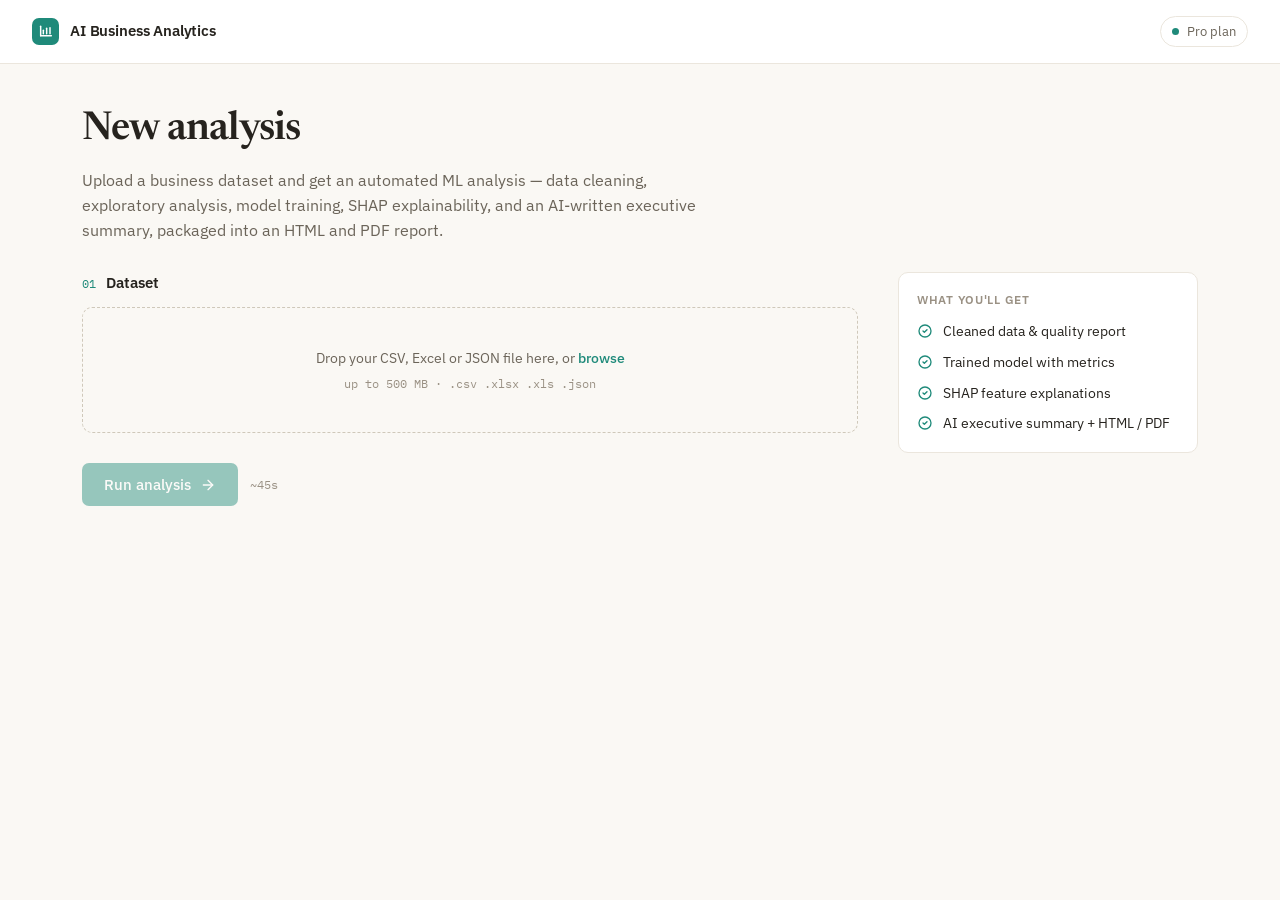
<file: api/static/index.html>
<!doctype html>
<html lang="en">
<head>
<meta charset="utf-8">
<meta name="viewport" content="width=device-width, initial-scale=1">
<title>AI Business Analytics</title>
<link rel="preconnect" href="https://fonts.googleapis.com">
<link rel="preconnect" href="https://fonts.gstatic.com" crossorigin>
<link rel="stylesheet" href="https://fonts.googleapis.com/css2?family=Newsreader:opsz,wght@6..72,400;6..72,500;6..72,600;6..72,700&family=IBM+Plex+Sans:wght@400;500;600&family=IBM+Plex+Mono:wght@400;500&display=swap">
<style>
  *, *::before, *::after { box-sizing: border-box; }
  :root {
    --paper: #faf8f4;
    --surface: #ffffff;
    --border: #ebe6dd;
    --border-strong: #cfc8ba;
    --ink: #26231e;
    --ink-2: #4a453d;
    --muted: #6b6459;
    --faint: #9a9184;
    --accent: #1f8a7a;
    --accent-dark: #176b5e;
    --accent-tint: #eef5f3;
    --accent-tint-border: #cfe6e0;
    --amber: #c98a2b;
    --danger: #b4442e;
    --radius: 10px;
  }
  body {
    margin: 0;
    background: var(--paper);
    color: var(--ink);
    font-family: "IBM Plex Sans", system-ui, -apple-system, sans-serif;
    -webkit-font-smoothing: antialiased;
    line-height: 1.5;
  }
  a { color: var(--accent); text-decoration: none; }
  a:hover { color: var(--accent-dark); }
  .serif { font-family: "Newsreader", Georgia, serif; }
  .mono { font-family: "IBM Plex Mono", ui-monospace, monospace; }
  h1, h2, h3 { margin: 0; }
  button { font-family: inherit; cursor: pointer; }
  table { border-collapse: collapse; width: 100%; }

  header.top {
    display: flex; align-items: center; justify-content: space-between;
    padding: 16px 32px; border-bottom: 1px solid var(--border); background: var(--surface);
  }
  .brand { display: flex; align-items: center; gap: 11px; font-weight: 600; font-size: 15px; letter-spacing: -0.01em; }
  .brand .logo { width: 27px; height: 27px; border-radius: 7px; background: var(--accent); display: flex; align-items: center; justify-content: center; }
  .plan-badge { display: flex; align-items: center; gap: 8px; padding: 5px 11px; border: 1px solid var(--border); border-radius: 999px; font-size: 12.5px; color: var(--muted); }
  .plan-badge .dot { width: 7px; height: 7px; border-radius: 50%; background: var(--accent); }

  main { max-width: 1180px; margin: 0 auto; padding: 44px 32px 72px; }
  .screen { display: none; }
  .screen.active { display: block; }

  .eyebrow { font-size: 12px; font-weight: 600; text-transform: uppercase; letter-spacing: 0.07em; color: var(--faint); }
  .lead { font-size: 15.5px; line-height: 1.6; color: var(--muted); max-width: 620px; }
  .card { background: var(--surface); border: 1px solid var(--border); border-radius: var(--radius); }
  .step-label { display: flex; align-items: baseline; gap: 10px; margin-bottom: 12px; }
  .step-label .n { font-size: 12px; color: var(--accent); }
  .step-label h2 { font-size: 15px; font-weight: 600; }

  .btn-primary {
    background: var(--accent); color: #fff; border: none; font-size: 14.5px; font-weight: 500;
    padding: 12px 22px; border-radius: 7px; display: inline-flex; align-items: center; gap: 9px;
  }
  .btn-primary:disabled { opacity: 0.45; cursor: not-allowed; }
  .btn-ghost {
    background: transparent; color: var(--muted); border: 1px solid var(--border);
    font-size: 14px; padding: 11px 18px; border-radius: 7px;
  }
  .btn-sm {
    border: 1px solid var(--border); background: var(--paper); color: var(--ink);
    font-size: 13px; padding: 8px 14px; border-radius: 7px; display: inline-flex; align-items: center; gap: 8px;
  }

  /* upload */
  .upload-grid { display: grid; grid-template-columns: minmax(0,1fr) 300px; gap: 40px; align-items: start; }
  .dropzone {
    border: 1.5px dashed var(--border-strong); border-radius: var(--radius);
    padding: 40px 24px; text-align: center; color: var(--muted); transition: border-color .15s, background .15s;
  }
  .dropzone.drag { border-color: var(--accent); background: var(--accent-tint); }
  .dropzone .big { font-size: 14px; }
  .dropzone .hint { font-size: 11.5px; margin-top: 6px; color: var(--faint); }
  .file-row { display: flex; align-items: center; gap: 14px; padding: 15px 18px; }
  .file-row .ficon { width: 40px; height: 40px; border-radius: 8px; background: #f1ede4; display: flex; align-items: center; justify-content: center; flex-shrink: 0; }
  .file-row .fname { font-size: 14px; font-weight: 500; }
  .file-row .fmeta { font-size: 12px; color: var(--muted); margin-top: 2px; }

  .preview-wrap { overflow-x: auto; border-radius: var(--radius); }
  table.preview { font-size: 12.5px; }
  table.preview th { padding: 9px 12px; font-weight: 500; text-align: left; background: var(--paper); color: var(--muted); border-bottom: 1px solid var(--border); white-space: nowrap; }
  table.preview td { padding: 8px 12px; border-bottom: 1px solid #f1ede4; white-space: nowrap; }
  table.preview tr:last-child td { border-bottom: none; }

  select.target {
    appearance: none; background: var(--surface); border: 1px solid var(--border-strong);
    border-radius: 7px; padding: 11px 38px 11px 14px; font-size: 14px; font-family: "IBM Plex Mono", monospace;
    color: var(--ink); min-width: 260px;
    background-image: url("data:image/svg+xml,%3Csvg xmlns='http://www.w3.org/2000/svg' width='16' height='16' viewBox='0 0 24 24' fill='none' stroke='%239a9184' stroke-width='2' stroke-linecap='round' stroke-linejoin='round'%3E%3Cpath d='m6 9 6 6 6-6'/%3E%3C/svg%3E");
    background-repeat: no-repeat; background-position: right 12px center;
  }
  .chip {
    display: inline-flex; align-items: center; gap: 7px; padding: 6px 12px;
    background: var(--accent-tint); border: 1px solid var(--accent-tint-border); border-radius: 999px;
    font-size: 12.5px; color: var(--accent-dark);
  }
  .rail h3 { font-size: 12px; font-weight: 600; text-transform: uppercase; letter-spacing: 0.06em; color: var(--faint); margin-bottom: 13px; }
  .rail ul { list-style: none; margin: 0; padding: 0; display: flex; flex-direction: column; gap: 11px; }
  .rail li { display: flex; gap: 10px; font-size: 13.5px; line-height: 1.45; }
  .rail .kv { display: flex; justify-content: space-between; font-size: 12.5px; color: var(--muted); font-family: "IBM Plex Mono", monospace; }
  .rail .kv span:last-child { color: var(--ink); }

  /* analyzing */
  .analyze-wrap { max-width: 680px; margin: 40px auto 0; }
  .ring-row { display: flex; align-items: center; gap: 20px; margin-bottom: 32px; }
  .ring { position: relative; width: 84px; height: 84px; flex-shrink: 0; }
  .ring .pct { position: absolute; inset: 0; display: flex; align-items: center; justify-content: center; font-size: 17px; font-weight: 500; }
  .stepper { padding: 6px 24px; }
  .stp { display: flex; align-items: center; gap: 14px; padding: 13px 0; border-bottom: 1px solid #f1ede4; }
  .stp:last-child { border-bottom: none; }
  .stp .mark { width: 22px; height: 22px; border-radius: 50%; border: 2px solid #e2ddd2; flex-shrink: 0; display: flex; align-items: center; justify-content: center; }
  .stp.done .mark { background: var(--accent); border-color: var(--accent); }
  .stp.active .mark { border-color: var(--accent); }
  .stp.active .mark::after { content: ""; width: 8px; height: 8px; border-radius: 50%; background: var(--accent); }
  .stp .label { flex-grow: 1; font-size: 14px; color: var(--muted); }
  .stp.active .label { color: var(--ink); font-weight: 600; }
  .stp.pending .label { color: #b3ab9d; }
  .stp .note { font-size: 12px; color: var(--faint); font-family: "IBM Plex Mono", monospace; }

  /* report */
  .rpt-actions { display: flex; gap: 10px; }
  .rpt-title { margin: 8px 0 12px; font-size: 40px; font-weight: 600; letter-spacing: -0.02em; line-height: 1.12; }
  .rpt-meta { font-size: 12.5px; color: var(--muted); font-family: "IBM Plex Mono", monospace; display: flex; flex-wrap: wrap; gap: 5px 14px; }
  section.block { margin-top: 42px; }
  section.block > h2 { font-size: 23px; font-weight: 600; letter-spacing: -0.01em; margin-bottom: 16px; font-family: "Newsreader", Georgia, serif; }
  .summary-card { padding: 30px 34px; border-left: 3px solid var(--accent); white-space: pre-wrap; }
  .summary-card .body { font-family: "Newsreader", Georgia, serif; font-size: 18px; line-height: 1.62; color: var(--ink); }
  .metric-grid { display: grid; grid-template-columns: repeat(4, minmax(0,1fr)); gap: 13px; }
  .metric { padding: 17px 18px; }
  .metric .k { font-size: 11px; color: var(--faint); text-transform: uppercase; letter-spacing: 0.05em; font-family: "IBM Plex Mono", monospace; }
  .metric .v { font-size: 26px; font-weight: 500; margin-top: 6px; font-family: "IBM Plex Mono", monospace; }
  .bars { padding: 24px 28px; display: flex; flex-direction: column; gap: 14px; }
  .bar-row { display: grid; grid-template-columns: 190px 1fr 54px; align-items: center; gap: 14px; }
  .bar-row .fn { font-size: 12.5px; color: var(--ink-2); font-family: "IBM Plex Mono", monospace; overflow: hidden; text-overflow: ellipsis; white-space: nowrap; }
  .bar-track { height: 12px; background: #f1ede4; border-radius: 3px; overflow: hidden; }
  .bar-fill { height: 100%; background: var(--accent); border-radius: 3px; }
  .bar-row .fv { font-size: 12px; color: var(--muted); text-align: right; font-family: "IBM Plex Mono", monospace; }
  .insight-grid { display: grid; grid-template-columns: repeat(3, minmax(0,1fr)); gap: 13px; }
  .insight-card { padding: 19px; }
  .insight-card .hd { display: flex; align-items: center; gap: 8px; margin-bottom: 11px; font-size: 13px; font-weight: 600; }
  .insight-card ul { margin: 0; padding-left: 16px; font-size: 12.5px; line-height: 1.6; color: var(--ink-2); }
  .insight-card li { margin-bottom: 4px; }
  .quality-grid { display: grid; grid-template-columns: 1fr 1fr; gap: 13px; }
  .quality-card { padding: 22px 24px; }
  .quality-card .kv { display: flex; justify-content: space-between; font-size: 12.5px; color: var(--muted); font-family: "IBM Plex Mono", monospace; padding: 5px 0; }
  .quality-card .kv span:last-child { color: var(--ink); }
  .locked { padding: 20px 24px; font-size: 13px; color: var(--muted); display: flex; align-items: center; gap: 10px; }

  .banner {
    margin-top: 18px; padding: 13px 16px; border-radius: 8px; font-size: 13.5px;
    background: #fbeeea; border: 1px solid #f0d3ca; color: var(--danger);
  }
  .spin { animation: spin 0.9s linear infinite; }
  @keyframes spin { to { transform: rotate(360deg); } }

  @media (max-width: 860px) {
    .upload-grid { grid-template-columns: 1fr; }
    .metric-grid { grid-template-columns: repeat(2, 1fr); }
    .insight-grid, .quality-grid { grid-template-columns: 1fr; }
    .rpt-title { font-size: 30px; }
    .bar-row { grid-template-columns: 130px 1fr 48px; }
  }
</style>
</head>
<body>

<header class="top">
  <div class="brand">
    <span class="logo">
      <svg width="16" height="16" viewBox="0 0 24 24" fill="none" stroke="#fff" stroke-width="2.2" stroke-linecap="round" stroke-linejoin="round"><path d="M4 19V5"/><path d="M4 19h16"/><path d="M8 16v-5"/><path d="M13 16V8"/><path d="M18 16v-9"/></svg>
    </span>
    AI Business Analytics
  </div>
  <div class="plan-badge"><span class="dot"></span><span id="planName">Pro plan</span></div>
</header>

<main>

  <!-- ============ UPLOAD ============ -->
  <div class="screen active" id="screen-upload">
    <div style="margin-bottom: 30px;">
      <h1 class="serif rpt-title" style="font-size: 40px; margin: 0 0 8px;">New analysis</h1>
      <p class="lead">Upload a business dataset and get an automated ML analysis &mdash; data cleaning,
        exploratory analysis, model training, SHAP explainability, and an AI-written executive
        summary, packaged into an HTML and PDF report.</p>
    </div>

    <div class="upload-grid">
      <div style="display: flex; flex-direction: column; gap: 24px;">

        <section>
          <div class="step-label"><span class="n mono">01</span><h2>Dataset</h2></div>
          <div class="card file-row" id="fileRow" style="display: none;">
            <span class="ficon">
              <svg width="20" height="20" viewBox="0 0 24 24" fill="none" stroke="#1f8a7a" stroke-width="1.8" stroke-linecap="round" stroke-linejoin="round"><path d="M14 2H6a2 2 0 0 0-2 2v16a2 2 0 0 0 2 2h12a2 2 0 0 0 2-2V8z"/><path d="M14 2v6h6"/></svg>
            </span>
            <div style="flex-grow: 1; min-width: 0;">
              <div class="fname" id="fileName">&mdash;</div>
              <div class="fmeta mono" id="fileMeta">&mdash;</div>
            </div>
            <button class="btn-sm" id="clearFile">Replace</button>
          </div>
          <div class="dropzone" id="dropzone">
            <div class="big">Drop your CSV, Excel or JSON file here, or <span style="color: var(--accent); font-weight: 500;">browse</span></div>
            <div class="hint mono">up to 500 MB &middot; .csv .xlsx .xls .json</div>
            <input type="file" id="fileInput" accept=".csv,.xlsx,.xls,.json" style="display: none;">
          </div>
        </section>

        <section id="previewSection" style="display: none;">
          <div class="step-label"><span class="n mono">02</span><h2>Preview</h2><span style="font-size: 12.5px; color: var(--faint);">first 5 rows</span></div>
          <div class="card preview-wrap"><table class="preview" id="previewTable"></table></div>
        </section>

        <section id="targetSection" style="display: none;">
          <div class="step-label"><span class="n mono">03</span><h2>Target column</h2></div>
          <p style="margin: 0 0 12px; font-size: 13.5px; color: var(--muted);">Which column do you want the model to predict?</p>
          <div style="display: flex; align-items: center; gap: 14px; flex-wrap: wrap;">
            <select class="target" id="targetSelect"></select>
            <span class="chip" id="taskChip" style="display: none;"></span>
          </div>
        </section>

        <div style="display: flex; align-items: center; gap: 12px; padding-top: 6px;">
          <button class="btn-primary" id="runBtn" disabled>
            Run analysis
            <svg width="16" height="16" viewBox="0 0 24 24" fill="none" stroke="#fff" stroke-width="2" stroke-linecap="round" stroke-linejoin="round"><path d="M5 12h14"/><path d="m12 5 7 7-7 7"/></svg>
          </button>
          <span class="mono" style="font-size: 12px; color: var(--faint);">~45s</span>
        </div>
        <div class="banner" id="uploadError" style="display: none;"></div>
      </div>

      <aside class="rail" style="display: flex; flex-direction: column; gap: 16px;">
        <div class="card" style="padding: 18px;">
          <h3>What you'll get</h3>
          <ul>
            <li><svg width="16" height="16" viewBox="0 0 24 24" fill="none" stroke="#1f8a7a" stroke-width="2" stroke-linecap="round" stroke-linejoin="round" style="flex-shrink:0;margin-top:1px;"><circle cx="12" cy="12" r="9"/><path d="m9 12 2 2 4-4"/></svg>Cleaned data &amp; quality report</li>
            <li><svg width="16" height="16" viewBox="0 0 24 24" fill="none" stroke="#1f8a7a" stroke-width="2" stroke-linecap="round" stroke-linejoin="round" style="flex-shrink:0;margin-top:1px;"><circle cx="12" cy="12" r="9"/><path d="m9 12 2 2 4-4"/></svg>Trained model with metrics</li>
            <li><svg width="16" height="16" viewBox="0 0 24 24" fill="none" stroke="#1f8a7a" stroke-width="2" stroke-linecap="round" stroke-linejoin="round" style="flex-shrink:0;margin-top:1px;"><circle cx="12" cy="12" r="9"/><path d="m9 12 2 2 4-4"/></svg>SHAP feature explanations</li>
            <li><svg width="16" height="16" viewBox="0 0 24 24" fill="none" stroke="#1f8a7a" stroke-width="2" stroke-linecap="round" stroke-linejoin="round" style="flex-shrink:0;margin-top:1px;"><circle cx="12" cy="12" r="9"/><path d="m9 12 2 2 4-4"/></svg>AI executive summary + HTML / PDF</li>
          </ul>
        </div>
      </aside>
    </div>
  </div>

  <!-- ============ ANALYZING ============ -->
  <div class="screen" id="screen-analyzing">
    <div class="analyze-wrap">
      <div class="ring-row">
        <div class="ring">
          <svg width="84" height="84" viewBox="0 0 84 84">
            <circle cx="42" cy="42" r="37" fill="none" stroke="#ebe6dd" stroke-width="6"/>
            <circle id="ringArc" cx="42" cy="42" r="37" fill="none" stroke="#1f8a7a" stroke-width="6" stroke-linecap="round"
              stroke-dasharray="232.5" stroke-dashoffset="232.5" transform="rotate(-90 42 42)" style="transition: stroke-dashoffset .5s ease;"/>
          </svg>
          <div class="pct mono" id="ringPct">0%</div>
        </div>
        <div>
          <h1 class="serif" style="font-size: 29px; font-weight: 500; letter-spacing: -0.015em; margin-bottom: 4px;">Analyzing your data</h1>
          <p class="mono" style="margin: 0; font-size: 12.5px; color: var(--muted);" id="analyzeMeta">&mdash;</p>
        </div>
      </div>
      <div class="card stepper" id="stepper"></div>
      <p style="margin: 20px 0 0; font-size: 13px; color: var(--faint); text-align: center;">
        You can keep this tab open &mdash; it updates automatically.
      </p>
      <div class="banner" id="analyzeError" style="display: none;"></div>
    </div>
  </div>

  <!-- ============ REPORT ============ -->
  <div class="screen" id="screen-report">
    <div style="display: flex; align-items: flex-start; justify-content: space-between; gap: 20px; flex-wrap: wrap;">
      <div>
        <div class="eyebrow">Analysis report</div>
        <h1 class="serif rpt-title" id="rptTitle">Analysis report</h1>
        <div class="rpt-meta" id="rptMeta"></div>
      </div>
      <div class="rpt-actions">
        <a class="btn-sm" id="dlHtml" target="_blank" rel="noopener">
          <svg width="15" height="15" viewBox="0 0 24 24" fill="none" stroke="#6b6459" stroke-width="1.9" stroke-linecap="round" stroke-linejoin="round"><path d="M21 15v4a2 2 0 0 1-2 2H5a2 2 0 0 1-2-2v-4"/><path d="M7 10l5 5 5-5"/><path d="M12 15V3"/></svg>HTML
        </a>
        <a class="btn-sm" id="dlPdf" target="_blank" rel="noopener" style="background: var(--accent); color: #fff; border-color: var(--accent);">
          <svg width="15" height="15" viewBox="0 0 24 24" fill="none" stroke="#fff" stroke-width="1.9" stroke-linecap="round" stroke-linejoin="round"><path d="M21 15v4a2 2 0 0 1-2 2H5a2 2 0 0 1-2-2v-4"/><path d="M7 10l5 5 5-5"/><path d="M12 15V3"/></svg>PDF
        </a>
        <button class="btn-ghost" id="newBtn">New analysis</button>
      </div>
    </div>

    <section class="block" id="summaryBlock">
      <div class="card summary-card"><div class="body mono" id="summaryBody"></div></div>
    </section>

    <section class="block">
      <h2>Model performance</h2>
      <div class="metric-grid" id="metricGrid"></div>
    </section>

    <section class="block" id="shapBlock">
      <h2>What drives the prediction</h2>
      <p style="margin: -8px 0 16px; font-size: 13.5px; color: var(--muted);">Global SHAP importance &mdash; mean absolute contribution of each feature.</p>
      <div class="card bars" id="shapBars"></div>
    </section>

    <section class="block">
      <h2>Business insights</h2>
      <div class="insight-grid" id="insightGrid"></div>
    </section>

    <section class="block">
      <h2>Data quality &amp; EDA</h2>
      <div class="quality-grid" id="qualityGrid"></div>
    </section>
  </div>

</main>

<script>
const API = "";                       // same origin
const STAGES = [
  ["queued", "Queued"],
  ["cleaning", "Cleaning data"],
  ["analyzing", "Exploratory analysis"],
  ["modeling", "Training model"],
  ["explaining", "Explaining predictions with SHAP"],
  ["generating_insights", "Generating business insights"],
  ["generating_report", "Writing report & executive summary"],
  ["complete", "Complete"],
];
const RING_LEN = 232.5;

let selectedFile = null;
let headerCols = [];
let pollTimer = null;

const $ = (id) => document.getElementById(id);
const show = (name) => {
  document.querySelectorAll(".screen").forEach(s => s.classList.remove("active"));
  $("screen-" + name).classList.add("active");
  window.scrollTo(0, 0);
};
const esc = (s) => String(s).replace(/[&<>"]/g, c => ({ "&":"&amp;","<":"&lt;",">":"&gt;",'"':"&quot;" }[c]));
const fmtBytes = (b) => b >= 1048576 ? (b/1048576).toFixed(1)+" MB" : (b/1024).toFixed(0)+" KB";
const fmtNum = (v) => (typeof v === "number" && isFinite(v)) ? (Number.isInteger(v) ? v.toLocaleString() : v.toFixed(3)) : "&mdash;";

/* ---------- upload screen ---------- */
const dz = $("dropzone"), fi = $("fileInput");
dz.addEventListener("click", () => fi.click());
dz.addEventListener("dragover", e => { e.preventDefault(); dz.classList.add("drag"); });
dz.addEventListener("dragleave", () => dz.classList.remove("drag"));
dz.addEventListener("drop", e => {
  e.preventDefault(); dz.classList.remove("drag");
  if (e.dataTransfer.files.length) handleFile(e.dataTransfer.files[0]);
});
fi.addEventListener("change", () => { if (fi.files.length) handleFile(fi.files[0]); });
$("clearFile").addEventListener("click", resetUpload);
$("newBtn").addEventListener("click", () => { resetUpload(); show("upload"); });

function resetUpload() {
  selectedFile = null; headerCols = []; fi.value = "";
  $("fileRow").style.display = "none";
  $("previewSection").style.display = "none";
  $("targetSection").style.display = "none";
  $("taskChip").style.display = "none";
  $("uploadError").style.display = "none";
  $("runBtn").disabled = true;
  dz.style.display = "";
}

function handleFile(file) {
  const ext = "." + file.name.split(".").pop().toLowerCase();
  if (![".csv", ".xlsx", ".xls", ".json"].includes(ext)) {
    return showUploadError("Unsupported file type '" + ext + "'. Allowed: .csv .xlsx .xls .json");
  }
  selectedFile = file;
  $("uploadError").style.display = "none";
  $("fileName").textContent = file.name;
  $("fileMeta").textContent = fmtBytes(file.size);
  $("fileRow").style.display = "flex";
  dz.style.display = "none";

  if (ext === ".csv") parseCsvPreview(file);
  else { $("previewSection").style.display = "none"; buildTargetFromCols([]); }
}

function parseCsvPreview(file) {
  const reader = new FileReader();
  reader.onload = () => {
    const text = String(reader.result);
    const lines = text.split(/\r?\n/).filter(l => l.length);
    if (!lines.length) return buildTargetFromCols([]);
    const rows = lines.slice(0, 6).map(splitCsvLine);
    headerCols = rows[0];
    renderPreview(rows);
    buildTargetFromCols(headerCols);
    $("fileMeta").textContent = fmtBytes(file.size) + " · " + headerCols.length + " columns";
  };
  reader.readAsText(file.slice(0, 64 * 1024));
}
function splitCsvLine(line) {
  const out = []; let cur = "", q = false;
  for (let i = 0; i < line.length; i++) {
    const c = line[i];
    if (q) { if (c === '"' && line[i+1] === '"') { cur += '"'; i++; } else if (c === '"') q = false; else cur += c; }
    else { if (c === '"') q = true; else if (c === ",") { out.push(cur); cur = ""; } else cur += c; }
  }
  out.push(cur); return out;
}
function renderPreview(rows) {
  const head = rows[0], body = rows.slice(1);
  let html = "<thead><tr>" + head.map(h => "<th>" + esc(h) + "</th>").join("") + "</tr></thead><tbody>";
  html += body.map(r => "<tr>" + head.map((_, i) => "<td>" + esc(r[i] ?? "") + "</td>").join("") + "</tr>").join("");
  html += "</tbody>";
  $("previewTable").innerHTML = html;
  $("previewSection").style.display = "";
}
function buildTargetFromCols(cols) {
  const sel = $("targetSelect");
  $("targetSection").style.display = "";
  if (cols.length) {
    sel.innerHTML = cols.map(c => "<option>" + esc(c) + "</option>").join("");
    sel.selectedIndex = cols.length - 1;
    sel.disabled = false;
  } else {
    sel.innerHTML = "<option value=''>last column (auto)</option>";
    sel.disabled = true;
  }
  $("runBtn").disabled = false;
}
function showUploadError(msg) {
  const b = $("uploadError"); b.textContent = msg; b.style.display = "block";
}

$("runBtn").addEventListener("click", async () => {
  if (!selectedFile) return;
  $("runBtn").disabled = true;
  const fd = new FormData();
  fd.append("file", selectedFile);
  fd.append("target_column", $("targetSelect").value || "");
  try {
    const r = await fetch(API + "/upload", { method: "POST", body: fd });
    const data = await r.json();
    if (!r.ok) { $("runBtn").disabled = false; return showUploadError(data.error || "Upload failed"); }
    startPolling(data.job_id);
  } catch (e) {
    $("runBtn").disabled = false;
    showUploadError("Could not reach the server. Is the API running?");
  }
});

/* ---------- analyzing screen ---------- */
function renderStepper(current) {
  const idx = STAGES.findIndex(s => s[0] === current);
  $("stepper").innerHTML = STAGES.slice(0, 7).map((s, i) => {
    let cls = "pending";
    if (i < idx) cls = "done";
    else if (i === idx) cls = "active";
    const check = '<svg width="12" height="12" viewBox="0 0 24 24" fill="none" stroke="#fff" stroke-width="3" stroke-linecap="round" stroke-linejoin="round"><path d="M20 6 9 17l-5-5"/></svg>';
    return `<div class="stp ${cls}"><span class="mark">${cls === "done" ? check : ""}</span><span class="label">${s[1]}</span>${cls === "active" ? '<span class="note">working…</span>' : ""}</div>`;
  }).join("");
}
function setRing(pct) {
  $("ringPct").textContent = pct + "%";
  $("ringArc").style.strokeDashoffset = RING_LEN * (1 - pct / 100);
}
function startPolling(jobId) {
  show("analyzing");
  $("analyzeError").style.display = "none";
  $("analyzeMeta").textContent = selectedFile.name + " · target: " + ($("targetSelect").value || "auto");
  setRing(0); renderStepper("queued");
  const started = Date.now();

  const tick = async () => {
    try {
      const r = await fetch(API + "/jobs/" + jobId + "/status");
      const s = await r.json();
      const secs = Math.floor((Date.now() - started) / 1000);
      $("analyzeMeta").textContent = selectedFile.name + " · target: " + ($("targetSelect").value || "auto") + " · " + secs + "s";
      setRing(s.progress ?? 0);
      renderStepper(s.status);
      if (s.status === "complete") { clearInterval(pollTimer); loadReport(jobId); return; }
      if (s.status === "failed") {
        clearInterval(pollTimer);
        const b = $("analyzeError");
        b.innerHTML = "Analysis failed: " + esc(s.error || "unknown error") +
          '<br><br><button class="btn-ghost" onclick="location.reload()">Start over</button>';
        b.style.display = "block";
      }
    } catch (e) { /* transient - keep polling */ }
  };
  tick();
  pollTimer = setInterval(tick, 1500);
}

/* ---------- report screen ---------- */
async function loadReport(jobId) {
  const r = await fetch(API + "/jobs/" + jobId + "/result");
  const d = await r.json();
  show("report");

  const tgt = d.target_column || "target";
  $("rptTitle").textContent = "What drives " + tgt;
  $("rptMeta").innerHTML = [
    selectedFile.name,
    (d.row_count ?? "?") + " rows × " + (d.column_count ?? "?") + " columns",
    "target: " + tgt,
    d.task_type || "",
    "generated " + new Date().toLocaleString(),
  ].filter(Boolean).map(esc).join(' <span style="color:var(--faint)">·</span> ');

  $("dlHtml").href = API + "/jobs/" + jobId + "/report/html";
  $("dlPdf").href = API + "/jobs/" + jobId + "/report/pdf";

  // summary
  if (d.executive_summary_locked) {
    $("summaryBlock").innerHTML = '<div class="card locked">🔒 Upgrade to Starter or Pro to unlock the AI executive summary.</div>';
  } else {
    $("summaryBody").textContent = d.executive_summary || "(no summary)";
  }

  // metrics
  const m = d.metrics || {};
  const order = ["accuracy", "f1_score", "rmse", "r2_score", "cv_score"];
  const labels = { accuracy: "Accuracy", f1_score: "F1 (weighted)", rmse: "RMSE", r2_score: "R²", cv_score: "CV score" };
  let cells = order.filter(k => k in m).map(k => `<div class="card metric"><div class="k">${labels[k]}</div><div class="v">${fmtNum(m[k])}</div></div>`);
  cells.push(`<div class="card metric"><div class="k">Task</div><div class="v" style="font-size:15px;font-family:'IBM Plex Sans',sans-serif;">${esc((d.task_type||"—").replace("_"," "))}</div></div>`);
  $("metricGrid").innerHTML = cells.join("");

  // shap
  const exp = d.explanations || {};
  if (exp.locked) {
    $("shapBars").outerHTML = '<div class="card locked" id="shapBars">🔒 Upgrade to Starter or Pro to unlock SHAP feature explanations.</div>';
  } else if (exp.global_importance) {
    const items = Object.entries(exp.global_importance).sort((a, b) => b[1] - a[1]).slice(0, 8);
    const max = items.length ? items[0][1] : 1;
    $("shapBars").innerHTML = items.map(([f, v]) => `
      <div class="bar-row">
        <span class="fn" title="${esc(f)}">${esc(f)}</span>
        <span class="bar-track"><span class="bar-fill" style="width:${max ? (v / max * 100).toFixed(1) : 0}%"></span></span>
        <span class="fv">${v.toFixed(3)}</span>
      </div>`).join("");
  } else {
    $("shapBlock").style.display = "none";
  }

  // insights
  const ins = d.insights || {};
  const groups = [
    ["Trends", ins.trends, "M3 17l6-6 4 4 8-8 M17 7h4v4"],
    ["Anomalies", ins.anomalies, "M10.29 3.86 1.82 18a2 2 0 0 0 1.71 3h16.94a2 2 0 0 0 1.71-3L13.71 3.86a2 2 0 0 0-3.42 0z M12 9v4 M12 17h.01"],
    ["Segments", ins.segments, "M12 3a9 9 0 1 0 9 9 M12 3v9 h9"],
  ];
  $("insightGrid").innerHTML = groups.map(([name, arr, path]) => {
    const list = Array.isArray(arr) && arr.length
      ? arr.slice(0, 6).map(x => "<li>" + esc(x) + "</li>").join("")
      : '<li style="color:var(--faint)">none detected</li>';
    return `<div class="card insight-card">
      <div class="hd"><svg width="16" height="16" viewBox="0 0 24 24" fill="none" stroke="#1f8a7a" stroke-width="2" stroke-linecap="round" stroke-linejoin="round"><path d="${path}"/></svg>${name}</div>
      <ul>${list}</ul></div>`;
  }).join("");

  // data quality
  const eda = d.eda || {};
  const dq = eda.data_quality || {};
  const hc = (eda.correlations && eda.correlations.high_correlations) || {};
  const dqRows = [
    ["Rows", dq.num_rows], ["Columns", dq.num_columns], ["Duplicate rows", dq.duplicate_rows],
    ["Columns with missing values", Object.values(dq.missing_values || {}).filter(v => v > 0).length],
  ];
  const hcRows = Object.entries(hc).slice(0, 6);
  $("qualityGrid").innerHTML = `
    <div class="card quality-card">
      <div class="eyebrow" style="margin-bottom:12px;">Quality</div>
      ${dqRows.map(([k, v]) => `<div class="kv"><span>${k}</span><span>${v ?? "—"}</span></div>`).join("")}
    </div>
    <div class="card quality-card">
      <div class="eyebrow" style="margin-bottom:12px;">Strong correlations</div>
      ${hcRows.length ? hcRows.map(([k, v]) => `<div class="kv"><span>${esc(k.replace("__"," × "))}</span><span>${Number(v).toFixed(2)}</span></div>`).join("") : '<div class="kv"><span style="color:var(--faint)">none above 0.7</span><span></span></div>'}
    </div>`;
}
</script>
</body>
</html>
</file>
